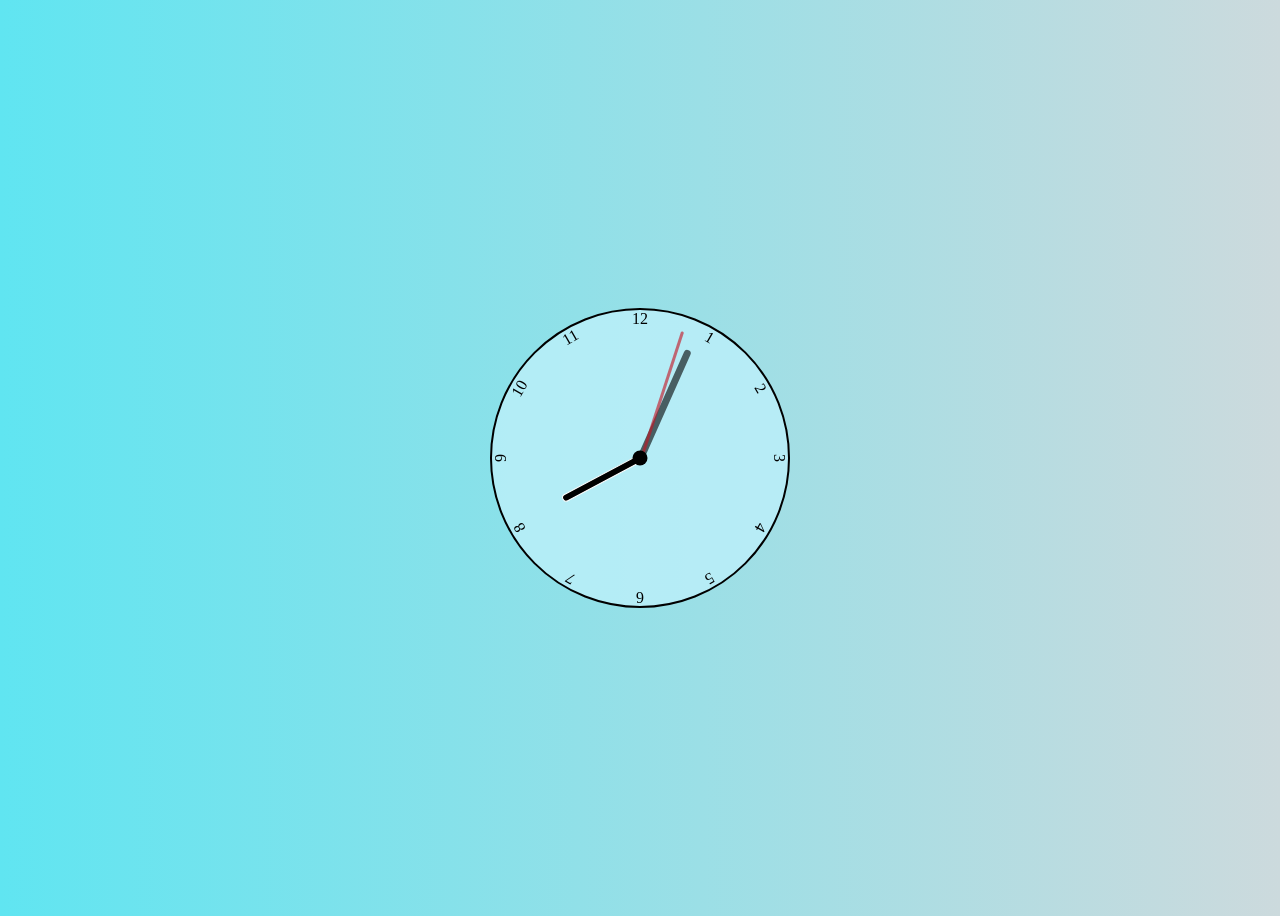
<file: Ankit Pujari/index.html>
<!DOCTYPE html>
<html lang="en">
<head>
    <meta charset="UTF-8">
    <meta http-equiv="X-UA-Compatible" content="IE=edge">
    <meta name="viewport" content="width=device-width, initial-scale=1.0">
    <link rel="stylesheet" href="index.css">
    <script src="index.js"></script>

    <title>Analog  Clock from the Scratch</title>
</head>
<body>
    <div class = "circle">
        <div id = "hour"></div>
        <div id="minute"></div>
        <div id ="second"></div>
        <div class="number number1">1</div>
        <div class="number number2">2</div>
        <div class="number number3">3</div>
        <div class="number number4">4</div>
        <div class="number number5">5</div>
        <div class="number number6">6</div>
        <div class="number number7">7</div>
        <div class="number number8">8</div>
        <div class="number number9">9</div>
        <div class="number number10">10</div>
        <div class="number number11">11</div>
        <div class="number number12">12</div>
    </div>
</body>
</html>
</file>
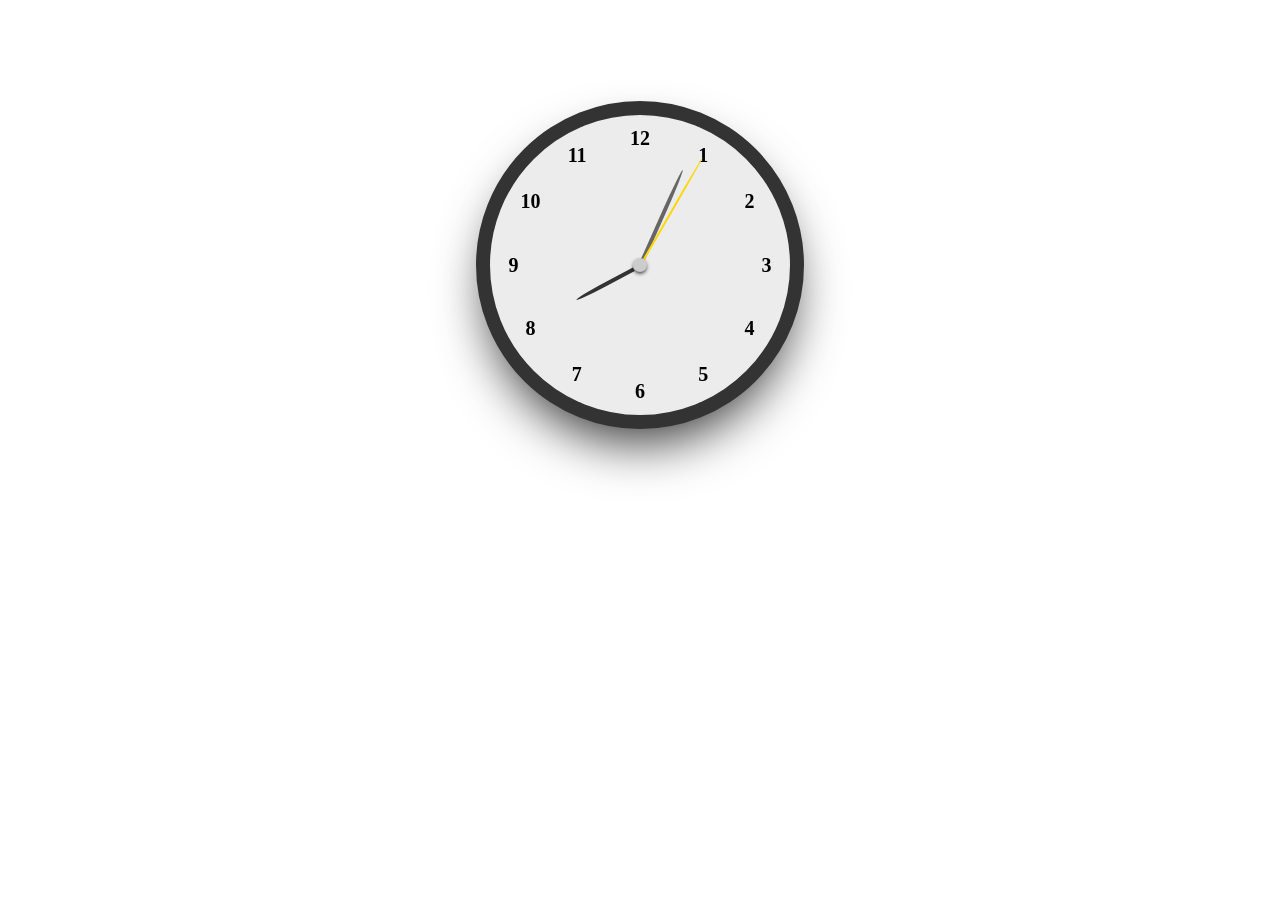
<file: Rajesh/index.html>
<!DOCTYPE html>
<html lang="en">
<head>
    <meta charset="UTF-8">
    <meta name="viewport" content="width=device-width, initial-scale=1.0">
    <title>Clock</title>
    <link rel="stylesheet" href="style.css">
</head>
<body>
    <script src="script.js"></script> 
    <div class="clock">
        <div class="dot"></div>
        <div>
          <div class="hour-hand"></div>
          <div class="minute-hand"></div>
          <div class="second-hand"></div>
        </div>
        <span style = "--i:1"><b>1</b></span>
      
        <span style = "--i:2"><b>2</b></span>
      
        <span style = "--i:3"><b>3</b></span>
      
        <span style = "--i:4"><b>4</b></span>
      
        <span style = "--i:5"><b>5</b></span>
      
        <span style = "--i:6"><b>6</b></span>
      
        <span style = "--i:7"><b>7</b></span>
      
        <span style = "--i:8"><b>8</b></span>
      
        <span style = "--i:9"><b>9</b></span>
      
        <span style = "--i:10"><b>10</b></span>
      
        <span style = "--i:11"><b>11</b></span>
      
        <span style = "--i:12"><b>12</b></span>
      </div>     
</body>
</html>
</file>
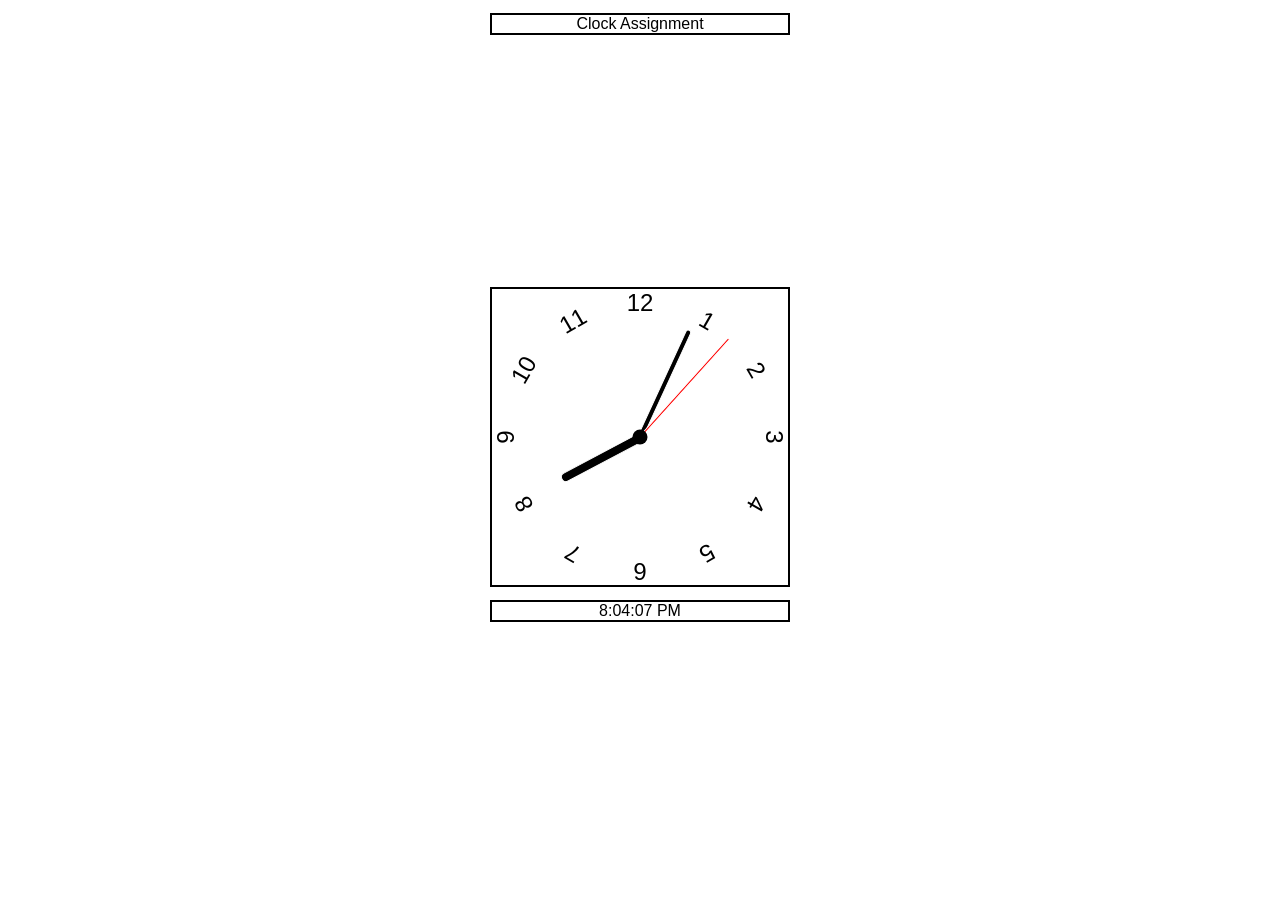
<file: clock.html>
<!DOCTYPE html>
<html lang="en">

<head>
    <meta charset="UTF-8" />
    <meta http-equiv="X-UA-Compatible" content="IE=edge" />
    <meta name="viewport" content="width=device-width, initial-scale=1.0" />
    <title>Analog Clock</title>
</head>

<body>
    <style>
        *,
        *::after,
        *::before {
            box-sizing: border-box;
            font-family: Verdana, Geneva, Tahoma, sans-serif;
        }

        body {
        background-color: linear-gradient(to right, #051937, #004d7a, #008793, #00bf72, #a8eb12);
        }

        .clock {
            border: 2px solid black;
            font-size: 1.5rem;
            margin: 20% auto 0% auto;
            width: 300px;
            height: 300px;
            /* border-radius: 50%; */
            position: absolute;
            background-color: rgba(255, 255, 255, 0.8);
            position: relative;
        }

        .clock .number {
            --rotation: 0;
            width: 100%;
            height: 100%;
            /* background-color: #5f2c82; */
            position: absolute;
            text-align: center;
            transform: rotate(var(--rotation));
        }

        .clock .number1 {
            --rotation: 30deg;
        }

        .clock .number2 {
            --rotation: 60deg;
        }

        .clock .number3 {
            --rotation: 90deg;
        }

        .clock .number4 {
            --rotation: 120deg;
        }

        .clock .number5 {
            --rotation: 150deg;
        }

        .clock .number6 {
            --rotation: 180deg;
        }

        .clock .number7 {
            --rotation: 210deg;
        }

        .clock .number8 {
            --rotation: 240deg;
        }

        .clock .number9 {
            --rotation: 270deg;
        }

        .clock .number10 {
            --rotation: 300deg;
        }

        .clock .number11 {
            --rotation: 330deg;
        }

        .clock .hand {
            --rotation: 0;
            bottom: 50%;
            left: 50%;
            z-index: 10;
            position: absolute;
            border-top-left-radius: 10px;
            border-top-right-radius: 10px;
            border: 1px solid white;
            transform: translateX(-50%) rotate(calc(var(--rotation)*1deg));
            transform-origin: bottom;
        }

        .clock .hand.second {
            width: 3px;
            height: 45%;
            background-color: red;
        }

        .clock .hand.minute {
            width: 6px;
            height: 40%;
            background-color: black;
        }

        .clock .hand.hour {
            width: 10px;
            height: 30%;
            background-color: black;
        }

        .clock::after {
            content: "";
            position: absolute;
            background-color: black;
            z-index: 11;
            width: 15px;
            height: 15px;
            top: 50%;
            left: 50%;
            transform: translate(-50%, -50%);
            border-radius: 50%;
        }

        .digital {
            border: 2px solid black;
            width: 300px;
            height: auto;
            margin: 1% auto 0% auto;
            text-align: center;
            background-color: rgba(255, 255, 255, 0.8);
        }
    </style>
    <div class="digital">
        Clock Assignment
    </div>
    <div class="clock">
        <div class="hand hour" id="hour"></div>
        <div class="hand minute" id="minute"></div>
        <div class="hand second" id="second"></div>
        <div class="number number1">1</div>
        <div class="number number2">2</div>
        <div class="number number3">3</div>
        <div class="number number4">4</div>
        <div class="number number5">5</div>
        <div class="number number6">6</div>
        <div class="number number7">7</div>
        <div class="number number8">8</div>
        <div class="number number9">9</div>
        <div class="number number10">10</div>
        <div class="number number11">11</div>
        <div class="number number12">12</div>
    </div>
    <div class="digital" id="digital">
        digiClock
    </div>
</body>
<script>
    setInterval(() => {
        const hourHand = document.getElementById('hour')
        const minuteHand = document.getElementById('minute')
        const secondHand = document.getElementById('second')
        const currentDate = new Date;
        const secondsRatio = currentDate.getSeconds() / 60;
        const minutesRatio = (secondsRatio + currentDate.getMinutes()) / 60;
        const hoursRatio = (minutesRatio + currentDate.getHours()) / 12;
        hourHand.style.setProperty('--rotation', hoursRatio * 360);
        minuteHand.style.setProperty('--rotation', minutesRatio * 360);
        secondHand.style.setProperty('--rotation', secondsRatio * 360);

        digiClock = document.getElementById('digital');
        digiClock.innerHTML = currentDate.toLocaleString('en-US', { hour: 'numeric', minute: 'numeric', hour12: true, second: 'numeric' });

    }, 1000)
</script>

</html>
</file>
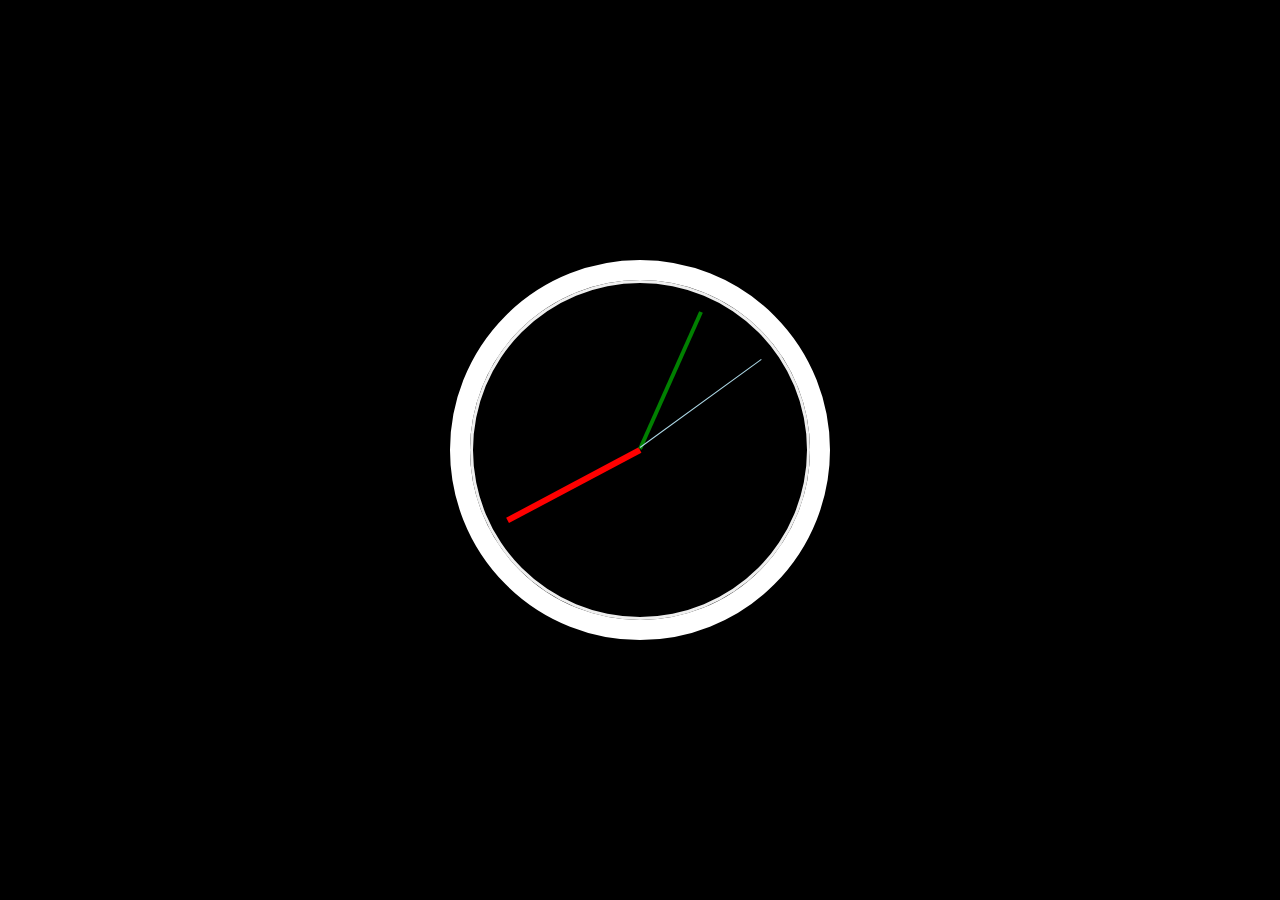
<file: tick-tock-sameer.html>
<!DOCTYPE html>
<html lang="en">
<head>
  <meta charset="UTF-8">
  <title>Tick-Tock Clock</title>
  <link rel="icon" href="https://fav.farm/🔥" />
  <link rel="stylesheet" href="tick-tock-sameer.css">
</head>
<body>


    <div class="clock">
      <div class="clock-face">
        <div class="hand hour-hand"></div>
        <div class="hand min-hand"></div>
        <div class="hand second-hand"></div>
      </div>
    </div>

  <script src="tick-tock-sameer.js"></script>
</body>
</html>
</file>
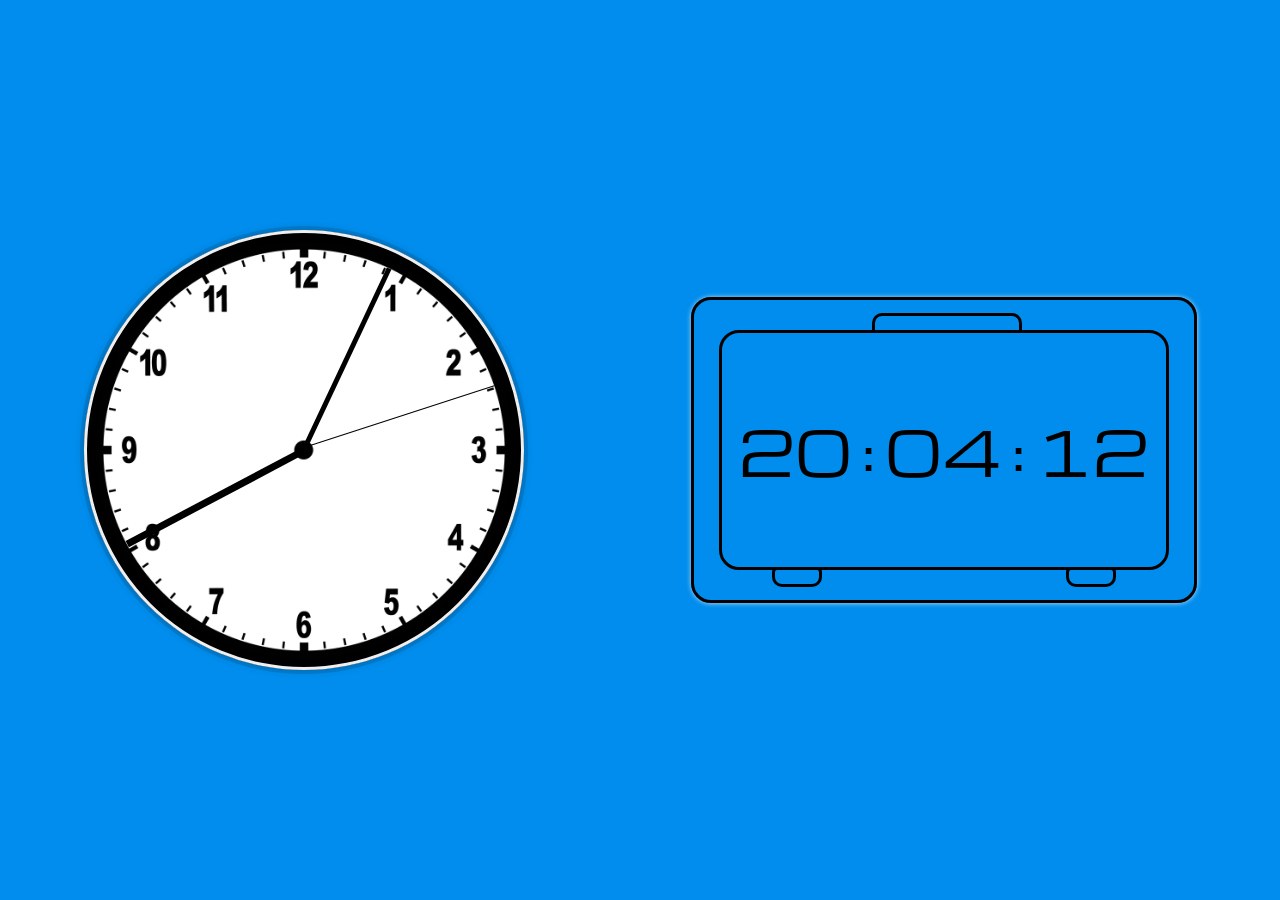
<file: saurabh_kumar/tick-tock.html>
<!DOCTYPE html>
<html lang="en">
<head>
  <meta charset="UTF-8">
  <title>Tick-Tock Clock</title>
  <link rel="icon" href="https://fav.farm/🔥" />
  <link rel="stylesheet" href="style.css">
</head>
<body>


    <div class="clock">
      <div class="clock-face">
        <div class="hand hour-hand"></div>
        <div class="hand min-hand"></div>
        <div class="hand second-hand"></div>
      </div>
    </div>

    <div class="digi-clock">
      <div class="digi-clk-face">
        <div class="digi-clk-handle"></div>
        <div class="time-text-wrapper">
          <div class="box hour-box"></div>
          <div class="box colon-box">:</div>
          <div class="box min-box"></div>
          <div class="box colon-box">:</div>
          <div class="box sec-box"></div>
        </div>
        <div class="foot foot-left"></div>
        <div class="foot foot-right"></div>
      </div>
      
    </div>


  <style>
    /* css code moved to separate stylesheet named as style.css */
  </style>

  <script src="tick-tock.js">
    

  </script>
</body>
</html>
</file>
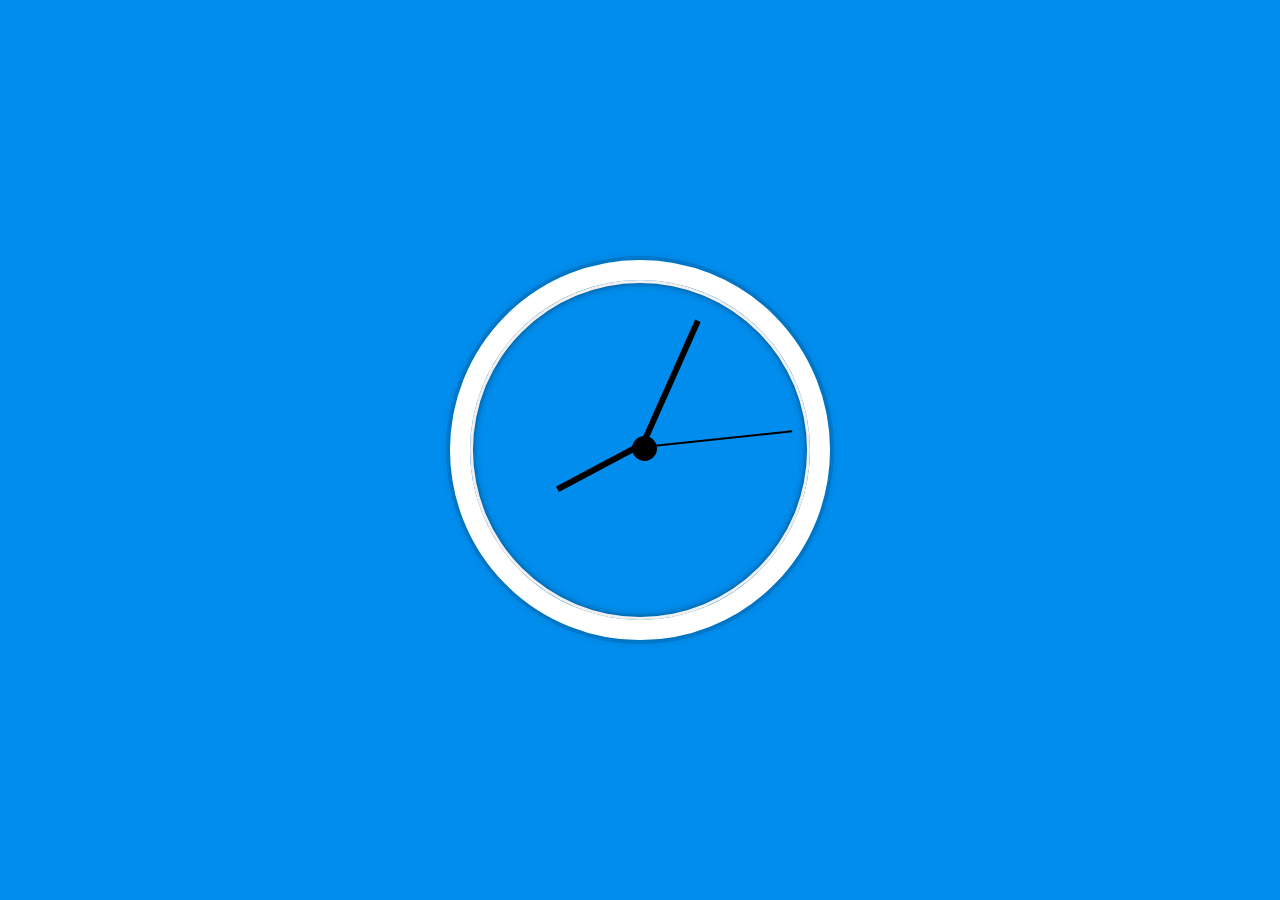
<file: siva/clock.html>
<!DOCTYPE html>
<html lang="en">
<head>
  <meta charset="UTF-8">
  <title>Tick-Tock Clock</title>
  <link rel="icon" href="https://fav.farm/🔥" />
  <link rel="stylesheet" href="styles.css">
</head>
<body>
    <div class="clock">
    <span class="dot"></span>
      <div class="clock-face">
        <div class="hand hour-hand"></div>
        <div class="hand min-hand"></div>
        <div class="hand second-hand"></div>
      </div>
    </div>

  <script src="script.js"></script>
</body>
</html>
</file>
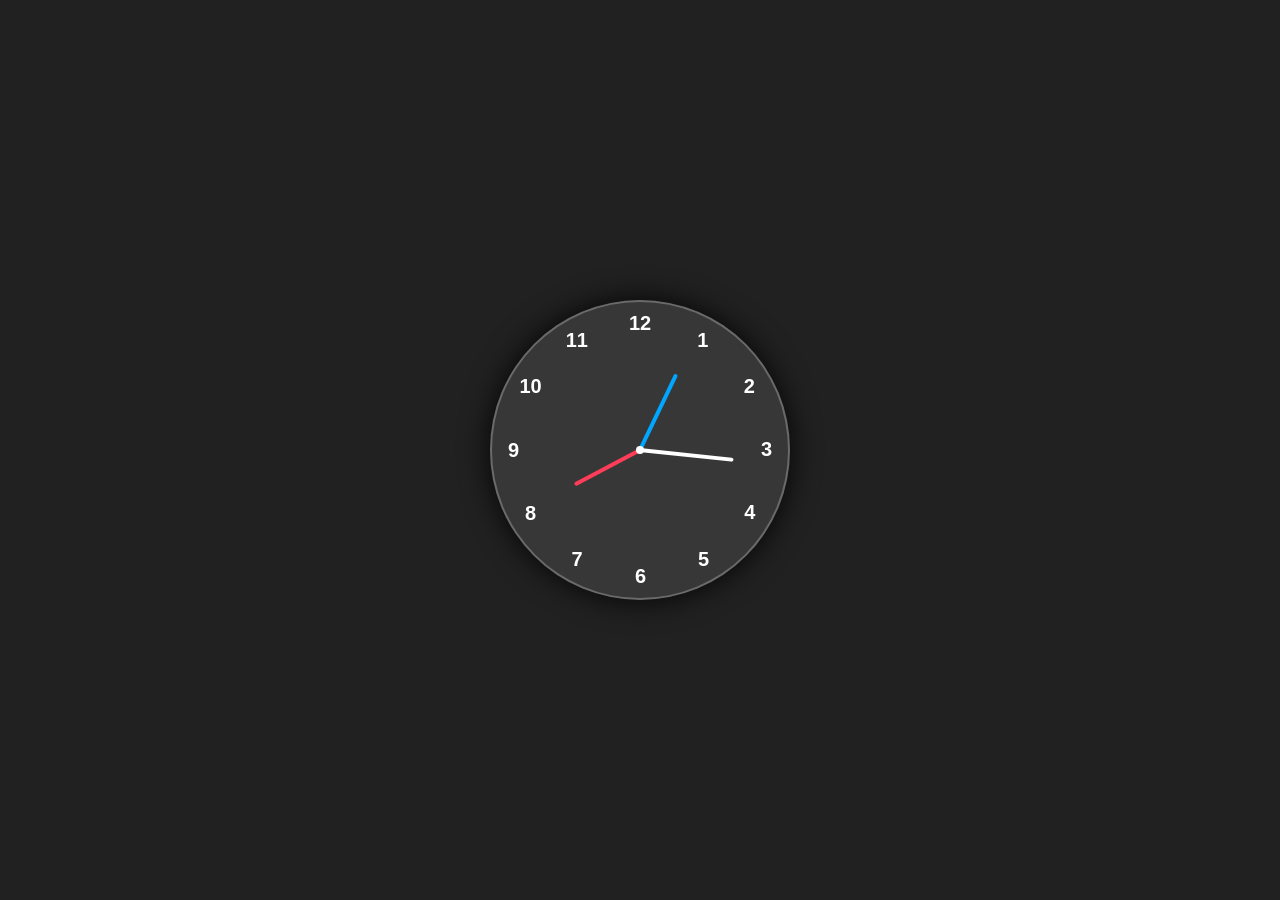
<file: task1/clock.html>
<!DOCTYPE html>
<html lang="en">
  <head>
    <meta charset="UTF-8" />
    <meta http-equiv="X-UA-Compatible" content="IE=edge" />
    <meta name="viewport" content="width=device-width, initial-scale=1.0" />
    <link rel="stylesheet" href="clock.css" />
    <title>Analog Clock</title>
  </head>

  <body>
    <div class="container">
      <div class="clock">
        <div style="--clr: #ff3d58; --h: 74px" id="hour" class="hand">
          <i></i>
        </div>
        <div style="--clr: #00a6ff; --h: 84px" id="min" class="hand">
          <i></i>
        </div>
        <div style="--clr: #ffffff; --h: 94px" id="sec" class="hand">
          <i></i>
        </div>

        <span style="--i: 1"><b>1</b></span>
        <span style="--i: 2"><b>2</b></span>
        <span style="--i: 3"><b>3</b></span>
        <span style="--i: 4"><b>4</b></span>
        <span style="--i: 5"><b>5</b></span>
        <span style="--i: 6"><b>6</b></span>
        <span style="--i: 7"><b>7</b></span>
        <span style="--i: 8"><b>8</b></span>
        <span style="--i: 9"><b>9</b></span>
        <span style="--i: 10"><b>10</b></span>
        <span style="--i: 11"><b>11</b></span>
        <span style="--i: 12"><b>12</b></span>
      </div>
    </div>

    <script src="clock.js"></script>
  </body>
</html>
</file>
<file: Ankit Pujari/index.css>
*,*::after,*::before{
    box-sizing: border-box;
}
body{
    background: linear-gradient(to right, rgb(96, 229, 241), rgb(204, 218, 221));
    padding: 50px;
    display: flex;
    min-height: 100vh;
    justify-content: center;
    align-items: center;
    overflow: hidden;
}
.circle{
    width: 300px;
    height: 300px;
    background-color: rgba(189, 241, 250, 0.8);
    border-radius: 50%;
    border: 2px solid black;
    position: relative;
    margin: auto;
}
.circle .number {
    --rotation: 0;
    position:absolute;
    width: 100%;
    height: 100%;
    text-align: center;
    /* background-color: brown; */
    transform: rotate(var(--rotation));
}

.circle .number1{ --rotation: 30deg; }
.circle .number2{ --rotation: 60deg; }
.circle .number3{ --rotation: 90deg; }
.circle .number4{ --rotation: 120deg; }
.circle .number5{ --rotation: 150deg; }
.circle .number6{ --rotation: 180deg; }
.circle .number7{ --rotation: 210deg; }
.circle .number8{ --rotation: 240deg; }
.circle .number9{ --rotation: 270deg; }
.circle .number10{ --rotation: 300deg; }
.circle .number11{ --rotation: 330deg;}

#hour,#minute,#second{
    position: absolute; 
    background: black;
    /* border-radius: 10px; */
  
}

.circle::after{
    content:'';
    position: absolute;
    background-color: black;
    z-index:11;
    width: 15px;
    height: 15px;
    top:50%;
    left: 50%;
    transform: translate(-50%,-50%);
    border-radius: 50%;
}

#hour{
    width:8px;
    height: 30%;
    left:49%;
    bottom: 50%;
    /* top:18.5%; */
    opacity:1;
    transform-origin: bottom;
    border: 1px solid white;
    transform:translateX(-50%);
    border-top-left-radius: 10px;
    border-top-right-radius: 10px;
/*     display:none; */
    
}
#minute{
    width:7px;
    height: 40%;
    left:49%;
    bottom:50%;
    opacity:0.6;
    transform-origin: bottom;
    transform:translateX(-50%);
    border-top-left-radius: 10px;
    border-top-right-radius: 10px;
/*     display:none; */
}
#second{
    width:3px;
    height: 45%;
    left:50%;
    bottom:50%;
    background-color: rgba(195, 21, 36, 0.884);
    opacity: 0.7;
    transform-origin: bottom;
    transform:translateX(-50%);
    border-top-left-radius: 10px;
    border-top-right-radius: 10px;
/*     display:none; */
}
</file>
<file: Rajesh/style.css>
.clock {
    background: #ececec;
    width: 300px;
    height: 300px;
    margin: 8% auto 0;
    border-radius: 50%;
    border: 14px solid #333;
    position: relative;
    box-shadow: 0 2vw 4vw -1vw rgba(0,0,0,0.8);
  }
  
  .dot {
    width: 14px;
    height: 14px;
    border-radius: 50%;
    background: #ccc;
    top: 0;
    left: 0;
    right: 0;
    bottom: 0;
    margin: auto;
    position: absolute;
    z-index: 10;
    box-shadow: 0 2px 4px -1px black;
  }
  
  .hour-hand {
    position: absolute;
    z-index: 5;
    width: 4px;
    height: 65px;
    background: #333;
    top: 79px;
    transform-origin: 50% 72px;
    left: 50%;
    margin-left: -2px;
    border-top-left-radius: 50%;
    border-top-right-radius: 50%;
  }
  
  .minute-hand {
    position: absolute;
    z-index: 6;
    width: 4px;
    height: 100px;
    background: #666;
    top: 46px;
    left: 50%;
    margin-left: -2px;
    border-top-left-radius: 50%;
    border-top-right-radius: 50%;
    transform-origin: 50% 105px;
  }
  
  .second-hand {
    position: absolute;
    z-index: 7;
    width: 2px;
    height: 120px;
    background: gold;
    top: 26px;
    left: 50%;
    margin-left: -1px;
    border-top-left-radius: 50%;
    border-top-right-radius: 50%;
    transform-origin: 50% 125px;
  }
  
  .clock span{
      position: absolute;
      transform: rotate(calc(30deg*var(--i)));
      inset: 12px;
      text-align: center;
  }
  
  .clock span b{
      transform: rotate(calc(-30deg*var(--i)));
      display: inline-block;
      font-size: 20px;
  }
</file>
<file: tick-tock-sameer.css>
html {
    background: black;
    background-size: cover;
    font-family: 'helvetica neue';
    text-align: center;
    font-size: 10px;
    }

body {
    margin: 0;
    font-size: 2rem;
    display: flex;
    flex: 1;
    min-height: 100vh;
    align-items: center;
    }

.clock {
    width: 30rem;
    height: 30rem;
    border: 20px solid white;
    border-radius: 50%;
    margin: 50px auto;
    position: relative;
    padding: 2rem;
    box-shadow:
        0 0 0 4px rgba(0,0,0,0.1),
        inset 0 0 0 3px #EFEFEF,
        inset 0 0 10px black,
        0 0 10px rgba(0,0,0,0.2);
    }

.clock-face {
    position: relative;
    width: 100%;
    height: 100%;
    transform: translateY(-3px); /* account for the height of the clock hands */
    }

.hand {
    transform-origin: right center; /* Updated center so that hands move about clock center */
    width: 50%;
    height: 6px;
    background: white;
    position: absolute;
    top: 50%;
    }

/* Updated width and color of hands to tell them apart */ 
.hour-hand {
    height: 6px;
    background-color: red;
    }

.min-hand {
    height: 4px;
    background-color: green;
    }

.second-hand {
    height: 1px;
    background-color: lightblue;
    }
</file>
<file: saurabh_kumar/style.css>
@import url('https://fonts.googleapis.com/css2?family=Bodoni+Moda&family=Jura:wght@300&family=Michroma&family=Monomaniac+One&family=Orbitron&family=ZCOOL+QingKe+HuangYou&display=swap');
html {
    background: #018DED url(https://unsplash.it/1500/1000?image=881&blur=5);
    background-size: cover;
    font-family: 'helvetica neue';
    text-align: center;
    font-size: 10px;
  }

  body {
    margin: 0;
    font-size: 2rem;
    display: flex;
    flex: 1;
    min-height: 100vh;
    align-items: center;
    justify-content: space-around;
  }

  .clock {
    background: url("clk2.gif");
    background-position: center;
    background-size: cover;

    width: 40rem;
    height: 40rem;
    border-radius: 50%;
    /* margin: 50px auto; */
    position: relative;
    padding: 2rem;
    box-shadow:
      0 0 0 4px rgba(0,0,0,0.1),
      inset 0 0 0 3px #EFEFEF,
      inset 0 0 10px black,
      0 0 10px rgba(0,0,0,0.2);
  }

  .clock-face {
    position: relative;
    width: 100%;
    height: 100%;
    transform: translateY(-3px); /* account for the height of the clock hands */
  }

  .hand {
    width: 50%;
    background: black;
    position: absolute;
    top: 50%;
    transform-origin: right;
  }

  .hour-hand {
    height: 7px;
    transform: rotate(-90deg);
  }

  .min-hand {
    height: 5px;
    transform: rotate(60deg);

  }

  .second-hand {
    height: 1px;
    transform: rotate(170deg);
  }

  /* digital clock styling */

  .digi-clock {
    width: 50rem;
    height: 30rem;
    /* background-color: cyan; */
    border: 3px solid #000;
    border-radius: 1em;
    box-shadow: 0.1px 0.3px 5px rgba(255, 255, 255, 0.709);

    display: flex;
    align-items: center;
    justify-content: center;

    /* font-family: 'Bodoni Moda', serif; */
    font-family: 'Michroma', sans-serif;
    /* font-family: 'Monomaniac One', sans-serif; */
    /* font-family: 'Orbitron', sans-serif; */
    /* font-family: 'ZCOOL QingKe HuangYou', sans-serif; */
    /* font-family: 'Jura', sans-serif; */
  }

  .digi-clk-handle {
    width: 15rem;
    height: 2rem;
    border: 3px solid;
    border-radius: 1rem 1rem 0 0;
    box-sizing: border-box;

    position: absolute;
    top: -2rem;
    left: 15rem;
  }

  .digi-clk-face {
    width: 90%;
    height: 80%;
    border: 3px solid;
    border-radius: 1em;
    box-sizing: border-box;

    position: relative;
    display: flex;
    align-items: center;
    justify-content: center;
  }

  .foot {
    width: 5rem;
    height: 2rem;
    border: 3px solid;
    border-radius: 0.5rem 0.5rem 1rem 1rem;

    position: absolute; 
    bottom: -2rem;   
    box-sizing: border-box;

  }

  .foot-left {
    left: 5rem;
  }

  .foot-right {
    right: 5rem;
  }

  .time-text-wrapper {
    width: 100%;
    height: 50%;

    display: flex;
    align-items: center;
    justify-content: center;   
    gap: 1rem;
  }

  .box {
    width: fit-content;
    height: 100%;
    font-size: 6rem;

    display: flex;
    align-items: center;
  }
</file>
<file: siva/styles.css>
html {
    background: #018ded url(https://unsplash.it/1500/1000?image=881&blur=5);
    background-size: cover;
    font-family: "helvetica neue";
    text-align: center;
    font-size: 10px;
  }
  
  body {
    margin: 0;
    font-size: 2rem;
    display: flex;
    flex: 1;
    min-height: 100vh;
    align-items: center;
  }
  
  .clock {
    width: 30rem;
    height: 30rem;
    border: 20px solid white;
    border-radius: 50%;
    margin: 50px auto;
    position: relative;
    padding: 2rem;
    box-shadow: 0 0 0 4px rgba(0, 0, 0, 0.1), inset 0 0 0 3px #efefef,
      inset 0 0 10px black, 0 0 10px rgba(0, 0, 0, 0.2);
  }
  
  .clock-face {
    position: relative;
    width: 100%;
    height: 100%;
    transform: translateY(-3px) rotate(90deg); /* account for the height of the clock hands */
  }
  
  .hand {
    width: 50%;
    height: 6px;
    background: black;
    position: absolute;
    top: 50%;
  }
  
  .dot{
      position: absolute;
      height: 25px;
      width: 25px;
      top: 46%;
      right: 45%;
      background-color: black;
      border-radius: 50%;
      display: inline-block;
  }
  
  .hour-hand, .min-hand, .second-hand{
      transform-origin: right;
  }
  
  .hour-hand{
      width: 30%;
      left: 20%;
      /* display: none; */
  }
  
  .min-hand{
      width: 45%;
      left: 4%;
      top: 48%;
      /* display: none; */
  }
  
  .second-hand{
      height: 2px;
      top:48.5%;
      /* display: none; */
      /* transform-origin: right; */
  }
</file>
<file: task1/clock.css>
*{
    margin: 0;
    padding: 0;
    box-sizing: border-box;
    font-family: sans-serif;
    color: #ffffff;
}

body{
    display: flex;
    justify-content: center;
    align-items: center;
    min-height: 100vh;
    background-color: #212121;
}

.container{
    position: relative;
}

.clock{
    width: 300px;
    height: 300px;
    border-radius: 50%;
    background-color: rgba(255, 255, 255, 0.1);
    border: 2px solid rgba(255, 255, 255, 0.25);
    box-shadow: 0px 0px 30px rgba(0, 0, 0, 0.9);
    display: flex;
    justify-content: center;
    align-items: center;
}

.clock span{
    position: absolute;
    transform: rotate(calc(30deg * var(--i))); 
    inset: 12px;
    text-align: center;
}

.clock span b{
    transform: rotate(calc(-30deg * var(--i)));
    display: inline-block;
    font-size: 20px;
}

.clock::before{
    content: '';
    position: absolute;
    width: 8px;
    height: 8px;
    border-radius: 50%;
    background-color: #fff;
    z-index: 2;
}

.hand{
    position: absolute;
    display: flex;
    justify-content: center;
    align-items: flex-end;
}
.hand i{
    position: absolute;
    background-color: var(--clr);
    width: 4px;
    height: var(--h);
    border-radius: 8px;
}
</file>
